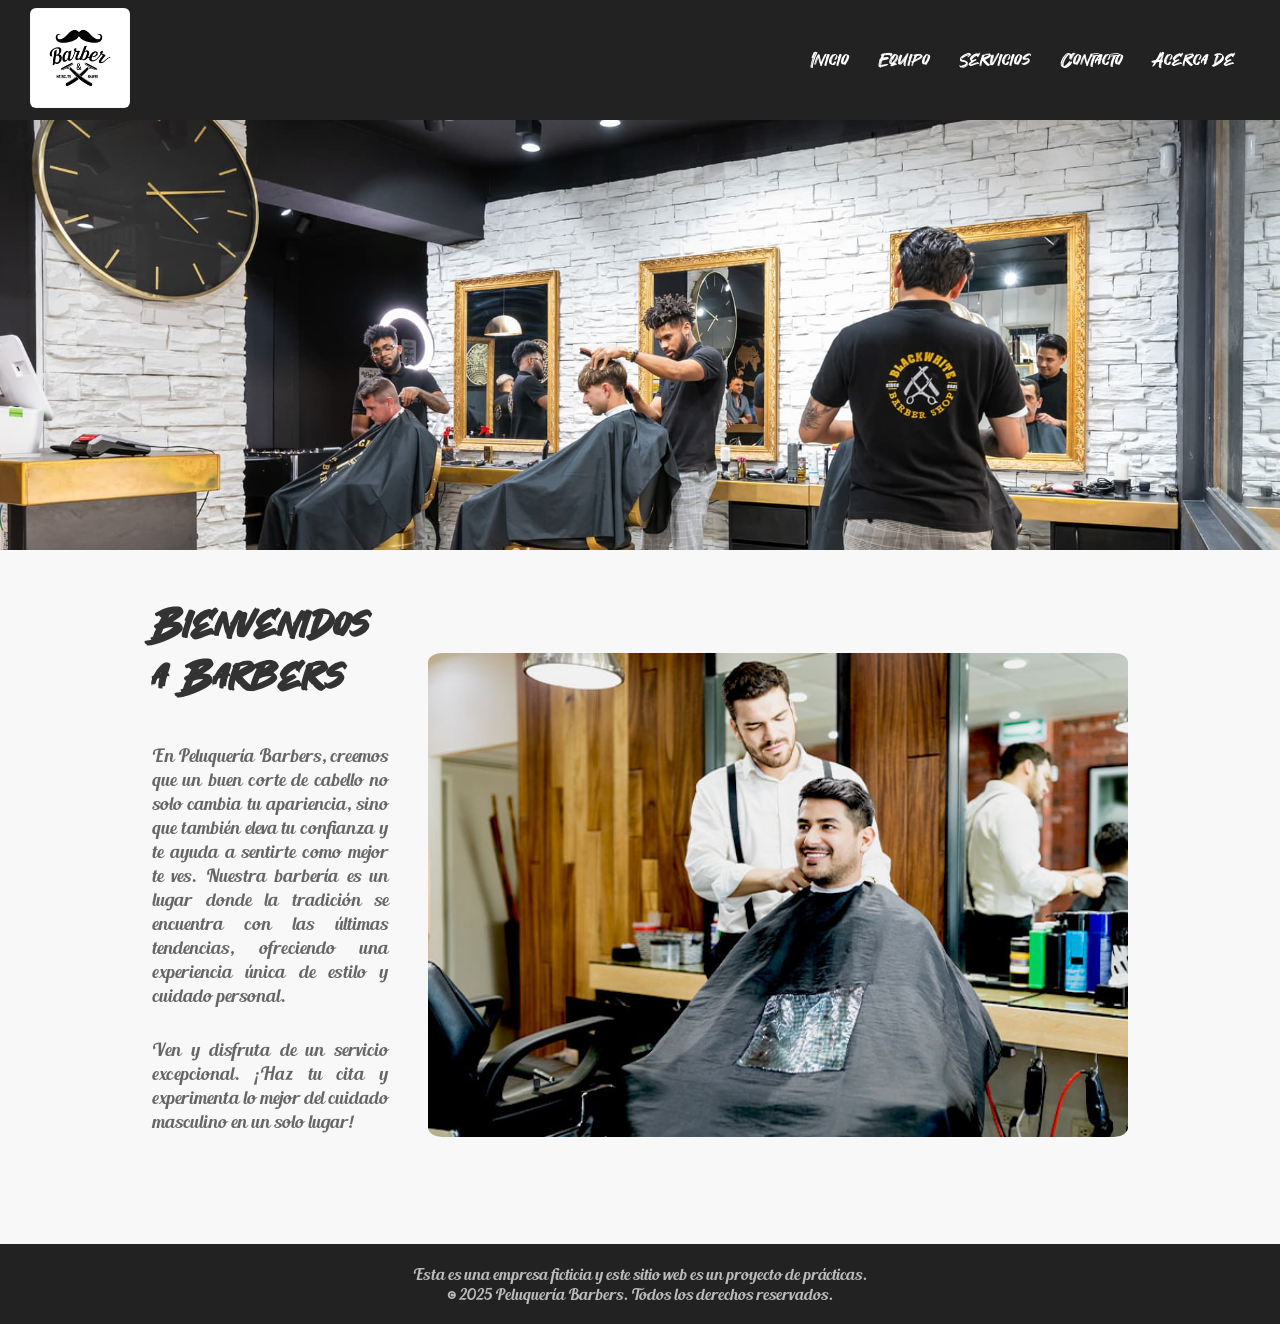
<file: Proyecto/ejemplo_Diseño_Pagina/diseño/index.html>
<!DOCTYPE html>
<html lang="es">
<head>
    <meta charset="UTF-8">
    <meta name="viewport" content="width=device-width, initial-scale=1.0"><!-- Configura la vista para dispositivos móviles -->
    <link rel="icon" href="img/FotosGenerales/LogoBarberia.png" type="image/jpeg"> <!-- Ícono del sitio -->
    <title>Peluquería Barbers</title>
    <style>
        /*Fuentes de letras exportadas*/
@font-face {
  font-family: 'Maxlock';
  src: url('maxlock/Maxlock.otf') format('truetype'),
       url('maxlock/Maxlock.otf') format('opentype');
}
@font-face {
  font-family: 'Blenda-script';
  src: url('blenda_script/Blenda\ Script.otf') format('truetype'),
       url('blenda_script/Blenda\ Script.otf') format('opentype');
}

        /* Estilos generales */
        * {
            margin: 0;
            padding: 0;
            box-sizing: border-box;
            font-family: 'Blenda-script', sans-serif;
        }

        /* Efecto de fade-in al cargar la página */
        body {
            display: flex;
            flex-direction: column;
            min-height: 100vh;
            opacity: 0;
            animation: fadeIn 1.5s forwards;
        }

        /* Definición de la animación de desvanecimiento */
        @keyframes fadeIn {
            0% { opacity: 0; }
            100% { opacity: 1; }
        }


        /* Estilos del encabezado */
        header {
            display: flex;
            justify-content: space-between;
            align-items: center;
            padding: 15px 30px;
            background-color: #222;
            color: white;
            position: fixed;
            top: 0;
            width: 100%;
            z-index: 1000;
            transition: top 0.3s ease-in-out;
            
        }

        /* Navegación la cabecera */
        nav ul {
            list-style: none;
            display: flex;
        }

        nav ul li {
            margin: 0 15px;
            position: relative;
            transition: transform 0.3s ease-in-out;
        }

        nav ul li:hover {
            transform: scale(1.1);
        }

        nav ul li a {
            color: white;
            text-decoration: none;
            font-size: 18px;
            transition: color 0.3s ease;
            font-family: 'Maxlock', sans-serif;
            
        }

        nav ul li a:hover {
            color: #ffffff;
        }

        /* Imagen del logotipo */
        .imagen {
            width: 100px;
            height: auto;
            border-radius: 6%;
            transition: transform 0.5s ease;
        }

        .imagen:hover {
            transform: scale(1.1);
        }

        /*vista horizontal*/
        @media (orientation: landscape)  and (max-width: 760px){
            header{
                height: 35px;
            }
            
        }
        @media (orientation: landscape)  and (min-width: 1024px){
            header{
                height: 120px;
            }
            
        }

        /* Menú responsive */
        .menu-toggle {
            display: none;
            cursor: pointer;
            flex-direction: column;
            gap: 4px;
        }

        .menu-toggle div {
            width: 25px;
            height: 3px;
            background-color: white;
            border-radius: 5px;
        }

        nav ul li ul {
            display: none;
            position: absolute;
            top: 100%;
            left: 0;
            background-color: #333;
            width: 200px;
            list-style: none;
            padding: 10px;
            box-shadow: 0 0 10px rgba(0, 0, 0, 0.2);
        }

        nav ul li:hover > ul {
            display: block;
        }

        /* Diseño responsivo */
        @media (max-width: 500px) {
            nav {
                display: none;
                position: absolute;
                top: 60px;
                right: 0;
                background-color: #333;
                width: 300px;
                padding: 20px;
                box-shadow: 0 0 10px rgba(0, 0, 0, 0.2);
            }

            nav.active {
                display: flex;
                flex-direction: column;
            }

            .menu-toggle {
                display: flex;
            }

            nav ul {
                flex-direction: column;
            }

            nav ul li {
                margin: 10px 0;
            }
        }

        /* Imagen de peluqueria-Vigo  con parallax */
        .imagen2 {
            width: 100%;
            height: 550px;
            object-fit: cover;
            display: block;
            padding-bottom: 20px;
            transition: all 0.5s ease;
        }

        .imagen2:hover {
            transform: scale(1.05);
        }

        .parallax {
            background-image: url('img/FotosGenerales/barberia-vigo.jpg');
            height: 550px;
            background-attachment: fixed;
            background-position: center;
            background-repeat: no-repeat;
            background-size: cover;
        }

        /*Secciones de texto del main*/
        section {
            display: flex;
            flex-direction: row;
            align-items: flex-start;
            justify-content: space-between;
            padding: 50px 30px;
            background-color: #f8f8f8;
            gap: 20px;
            flex-wrap: wrap;
        }

        section h2 {
            font-size: 35px;
            color: #333;
            margin-bottom: 20px;
            width: 100%;
            font-family: 'Maxlock', sans-serif;
           

        }

        section p {
            font-size: 18px;
            color: #666;
            margin-bottom: 30px;
            width: 100%;
            text-align: justify;
        }

        .contenido {
            display: flex;
            flex-direction: row;
            align-items: center;
            justify-content: center;
            gap: 40px;
            width: 80%;
            margin: 0 auto;
        }

        .contenido .textoBarberia h2 {
            font-size: 40px;
            color: #333;
            margin-bottom: 40px;
        }

        .contenido .textoBarberia {
            font-size: 22px;
            color: #666;
            margin-bottom: 30px;
        }

        /* Imagen Berber */
        .contenido img {
            width: 700px;
            height: auto;
            border-radius: 2%;
            transition: transform 0.5s ease;
        }

        .contenido img:hover {
            transform: scale(1.1);
        }

        @media (max-width: 768px) {
            .contenido {
                flex-direction: column;
                align-items: center;
                text-align: center;
                width: 90%;
            }

            .contenido .textoBarberia {
                order: -1;
                text-align: center;
            }

            .contenido img {
                order: 1;
                max-width: 100%;
            }
        }

        /* Pie de página */
        footer {
            background-color: #222;
            color: white;
            text-align: center;
            padding: 20px 30px;
            position: relative;
            bottom: 0;
            width: 100%;
        }

        footer p {
            font-size: 16px;
            color: #bbb;
        }

        footer a {
            color: #e67e22;
            text-decoration: none;
        }

        footer a:hover {
            text-decoration: underline;
        }
        .PieDePagina{
            color: #bbb;
            text-decoration: none
        }
    </style>
</head>
<body>
     <!-- Cabecera -->
    <header>
        <!-- Logo con enlace a la portada -->
        <a href="portadah.html">
            <img class="imagen" src="img/FotosGenerales/LogoBarberia.png" alt="Logo de la Peluquería">
        </a>
        <div class="menu-toggle" onclick="toggleMenu()">
            <div></div>
            <div></div>
            <div></div>
            <div></div>
        </div>

        <!-- Menú de navegación -->
        <nav id="menu">
            <ul>
                <li><a href="index.html">Inicio</a></li>
                <li><a href="pagina2.html">Equipo</a></li>
                <li><a href="pagina3.html">Servicios</a></li>
                <li><a href="pagina4.html">Contacto</a></li>
                <li><a href="AcercaDe.html">Acerca de</a></li>
            </ul>
        </nav>
    </header>

    <!-- Cuerpo de la pagina-->
    <main>
        <div class="parallax"></div>
        <section id="inicio">
            <div class="contenido">
                <div class="textoBarberia">
                    <h2>Bienvenidos a Barbers</h2>
                    <p>
                        En Peluquería Barbers, creemos que un buen corte de cabello no solo cambia tu apariencia,
                        sino que también eleva tu confianza y te ayuda a sentirte como mejor te ves. Nuestra barbería
                        es un lugar donde la tradición se encuentra con las últimas tendencias, ofreciendo una experiencia
                        única de estilo y cuidado personal.
                    </p>
                    <p>
                        Ven y disfruta de un servicio excepcional. ¡Haz tu cita y experimenta lo mejor del cuidado masculino en un solo lugar!
                    </p>
                </div>
                <div>
                    <img src="img/inicio/barberia.jpg" alt="Imagen de Barbería">
                </div>
            </div>
        </section>
    </main>
    <!-- Pie de pagina -->

    <footer>
        <p>
            <a href="AcercaDe.html" class="PieDePagina">Esta es una empresa ficticia y este sitio web es un proyecto de prácticas.<br> © 2025 Peluquería Barbers. Todos los derechos reservados.</a>
        </p>
    </footer>


    <script>
        //Declarciones
        let lastScrollTop = 0;
        let isScrolling;
        const header = document.querySelector('header');

        // Oculta y muestra el header al hacer scroll
        window.addEventListener('scroll', function() {
            let scrollTop = window.pageYOffset || document.documentElement.scrollTop;

            if (scrollTop > lastScrollTop) {
                header.style.top = '-100px'; // Ajusta según el tamaño de tu cabecera
            } else {
                header.style.top = '0';
            }

            clearTimeout(isScrolling);
            isScrolling = setTimeout(function() {
                header.style.top = '0';
            }, 1000);

            lastScrollTop = scrollTop <= 0 ? 0 : scrollTop;
        });

        // Función para mostrar u ocultar el menú en móviles
        function toggleMenu() {
            const menu = document.getElementById('menu');
            menu.classList.toggle('active');
        }
        
    </script>

</body>
</html>
</file>
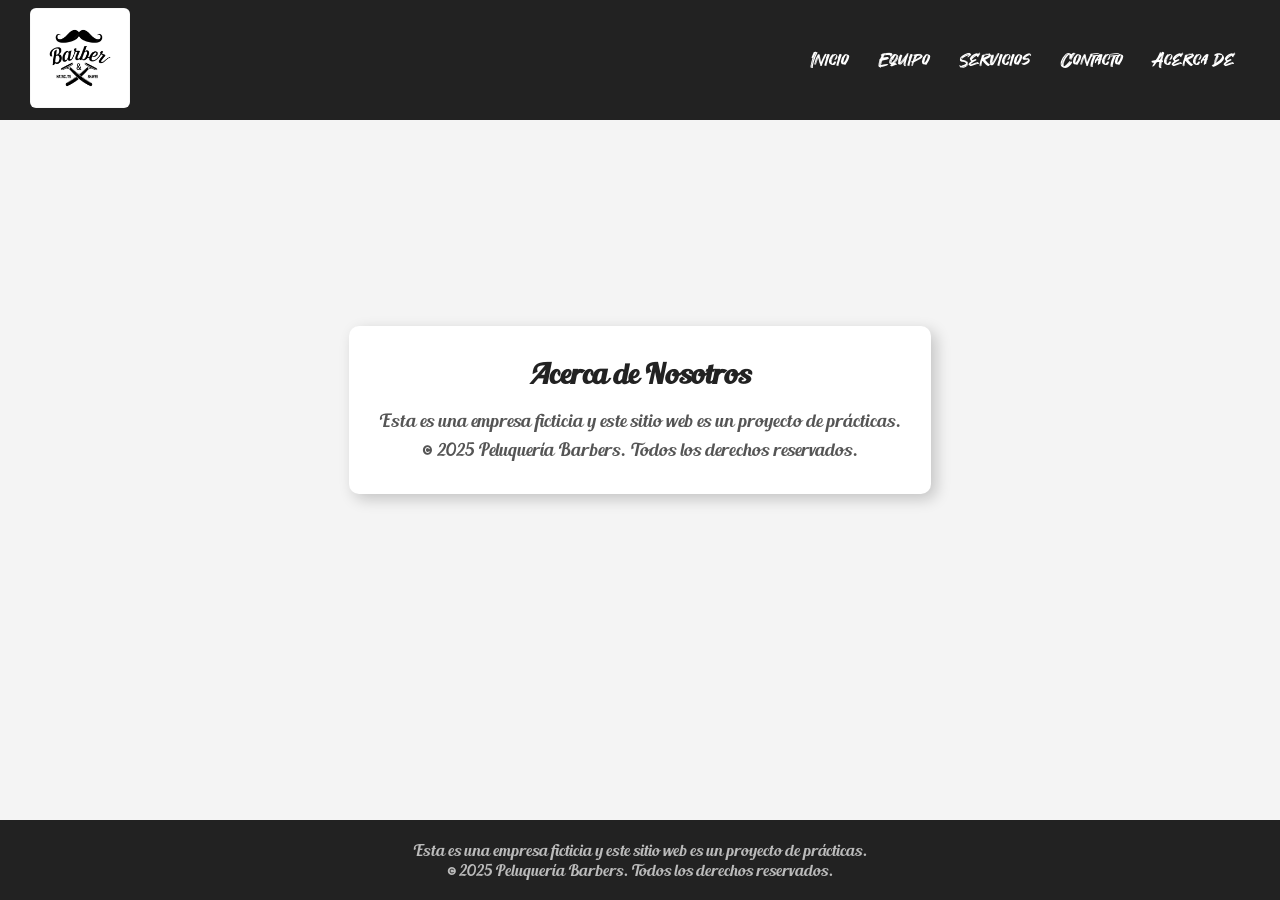
<file: Proyecto/ejemplo_Diseño_Pagina/diseño/AcercaDe.html>
<!DOCTYPE html>
<html lang="es">

<head>
    <meta charset="UTF-8">
    <meta name="viewport" content="width=device-width, initial-scale=1.0"> <!-- Configura la vista para dispositivos móviles -->
    <link rel="icon" href="img/FotosGenerales/LogoBarberia.png" type="image/jpeg"> <!-- Ícono de la página -->
    <title>Peluquería Barbers</title> 
    
    <style>
                /*Fuentes de letras exportadas*/
@font-face {
  font-family: 'Maxlock';
  src: url('maxlock/Maxlock.otf') format('truetype'),
       url('maxlock/Maxlock.otf') format('opentype');
}
@font-face {
  font-family: 'Blenda-script';
  src: url('blenda_script/Blenda\ Script.otf') format('truetype'),
       url('blenda_script/Blenda\ Script.otf') format('opentype');
}
        /* Estilos generales y reseteo */
        * {
            margin: 0;
            padding: 0;
            box-sizing: border-box;
            font-family: 'Blenda-script', sans-serif;
        }

        /* Animación de aparición */
        body {
            display: flex;
            flex-direction: column;
            min-height: 100vh;
            opacity: 0; 
            animation: fadeIn 1.5s forwards; 
        }

        /* Definición de la animación de desvanecimiento */
        @keyframes fadeIn {
            0% {
                opacity: 0;
            }

            100% {
                opacity: 1; 
            }
        }

        /* Estilos para el encabezado y menú de navegación */
        header {
            display: flex;
            justify-content: space-between;
            align-items: center;
            padding: 15px 30px;
            background-color: #222;
            color: white; 
            position: fixed;
            top: 0;
            width: 100%; 
            z-index: 1000; 
            transition: top 0.3s ease-in-out; 
        }

        /* Estilos para el menú de navegación */
        nav ul {
            list-style: none; 
            display: flex; 
        }

        nav ul li {
            margin: 0 15px;
            position: relative;
            transition: transform 0.3s ease-in-out;
        }

        /* Efecto hover en el menú */
        nav ul li:hover {
            transform: scale(1.1); 
        }

        nav ul li a {
            color: white;
            text-decoration: none; 
            font-size: 18px;
            transition: color 0.3s ease;
            font-family: 'Maxlock', sans-serif;
        }

        nav ul li a:hover {
            color: #ffffff;
        }

        /* Estilos de la imagen del logo */
        .imagen {
            width: 100px; 
            height: auto;
            border-radius: 6%; 
            transition: transform 0.5s ease; 
        }

        .imagen:hover {
            transform: scale(1.1); 
        }
                        /*vista horizontal*/
                        @media (orientation: landscape)  and (max-width: 760px){
            header{
                height: 35px;
            }
            
        }
        @media (orientation: landscape)  and (min-width: 1024px){
            header{
                height: 120px;
            }
            
        }

        /* Botón de menú para móviles */
        .menu-toggle {
            display: none;
            cursor: pointer;
            flex-direction: column; 
            gap: 4px;
        }

        .menu-toggle div {
            width: 25px;
            height: 3px;
            background-color: white;
            border-radius: 5px;
        }

        /* Submenús */
        nav ul li ul {
            display: none;
            position: absolute;
            top: 100%;
            left: 0;
            background-color: #333;
            width: 200px;
            list-style: none;
            padding: 10px;
            box-shadow: 0 0 10px rgba(0, 0, 0, 0.2);
        }

        nav ul li:hover>ul {
            display: block;
        }

        /* Diseño responsivo */
        @media (max-width: 500px) {
            nav {
                display: none;
                position: absolute;
                top: 60px;
                right: 0;
                background-color: #333;
                width: 300px;
                padding: 20px;
                box-shadow: 0 0 10px rgba(0, 0, 0, 0.2);
            }

            nav.active {
                display: flex;
                flex-direction: column;
            }

            .menu-toggle {
                display: flex;
            }

            nav ul {
                flex-direction: column;
            }

            nav ul li {
                margin: 10px 0;
            }
        }

        /* Estilos para la sección principal */
        main {
            display: flex; 
            justify-content: center; 
            align-items: center;
            flex: 1;
            padding: 50px 20px;
            background-color: #f4f4f4;
        }

        /* Estilos para la sección "Acerca de" */
        .about {
            display: flex;
            flex-direction: column;
            align-items: center; 
            text-align: center;
            max-width: 800px; 
            background: white; 
            padding: 30px; 
            border-radius: 10px; 
            box-shadow: 5px 5px 15px rgba(0, 0, 0, 0.2); 
            opacity: 0;
            transform: translateY(20px); 
            animation: fadeInUp 1.5s forwards; 
        }

        /* Definición de la animación de aparición */
        @keyframes fadeInUp {
            from {
                opacity: 0;
                transform: translateY(20px); 
            }

            to {
                opacity: 1; 
                transform: translateY(0); 
            }
        }

        /*Estilos para la imagen */
        .about-image {
            width: 100%;
            max-width: 300px;
            border-radius: 10px;
            margin-bottom: 20px;
            box-shadow: 5px 5px 15px rgba(0, 0, 0, 0.1);
        }
    
        /* Estilos para el título y párrafos de la sección "Acerca de" */
        .about h1 {
            font-size: 28px; 
            color: #222; 
            margin-bottom: 15px;
        }

        .about p {
            font-size: 18px;
            color: #555;
            line-height: 1.6;
        }

        /* Estilos responsivos para la sección "Acerca de" */
        @media (max-width: 768px) {
            .about {
                padding: 20px; 
            }

            .about h1 {
                font-size: 24px; 
            }

            .about p {
                font-size: 16px;
            }
        }

        /* Estilos para el pie de página */
        footer {
            background-color: #222;
            color: white;
            text-align: center;
            padding: 20px 30px; 
            position: relative;
            bottom: 0; 
            width: 100%;
        }

        footer p {
            font-size: 16px;
            color: #bbb;
        }

        footer a {
            color: #e67e22;
            text-decoration: none;
        }

        footer a:hover {
            text-decoration: underline;
        }

        /* Estilos adicionales para el pie de página */
        .PieDePagina {
            color: #bbb; 
            text-decoration: none;
        }
    </style>
</head>

<body>
    <!-- Encabezado con logotipo y navegación -->
    <header>
        <a href="portadah.html">
            <img class="imagen" src="img/FotosGenerales/LogoBarberia.png" alt="Logo de la Peluquería"> <!-- Logo de la peluquería -->
        </a>
        <div class="menu-toggle" onclick="toggleMenu()"> <!-- Botón para alternar el menú en móviles -->
            <div></div>
            <div></div>
            <div></div>
        </div>

        <nav id="menu"> <!-- Menú de navegación -->
            <ul>
                <li><a href="index.html">Inicio</a></li>
                <li><a href="pagina2.html">Equipo</a></li>
                <li><a href="pagina3.html">Servicios</a></li> 
                <li><a href="pagina4.html">Contacto</a></li> 
                <li><a href="AcercaDe.html">Acerca de</a></li> 
            </ul>
        </nav>
    </header>
    <!-- Sección principal -->
    <main>
        <section class="about">
            <h1>Acerca de Nosotros</h1>
            <p>Esta es una empresa ficticia y este sitio web es un proyecto de prácticas.</p>
            <p>© 2025 Peluquería Barbers. Todos los derechos reservados.</p>
 </section>
    </main>
    <!-- Pie de página -->
    <footer>
        <p>
            <a href="AcercaDe.html" class="PieDePagina">Esta es una empresa ficticia y este sitio web es un proyecto de prácticas.<br> © 2025 Peluquería Barbers. Todos los derechos reservados.</a> <!-- Enlace en el pie de página -->
        </p>
    </footer>
</body>

</html>
</file>
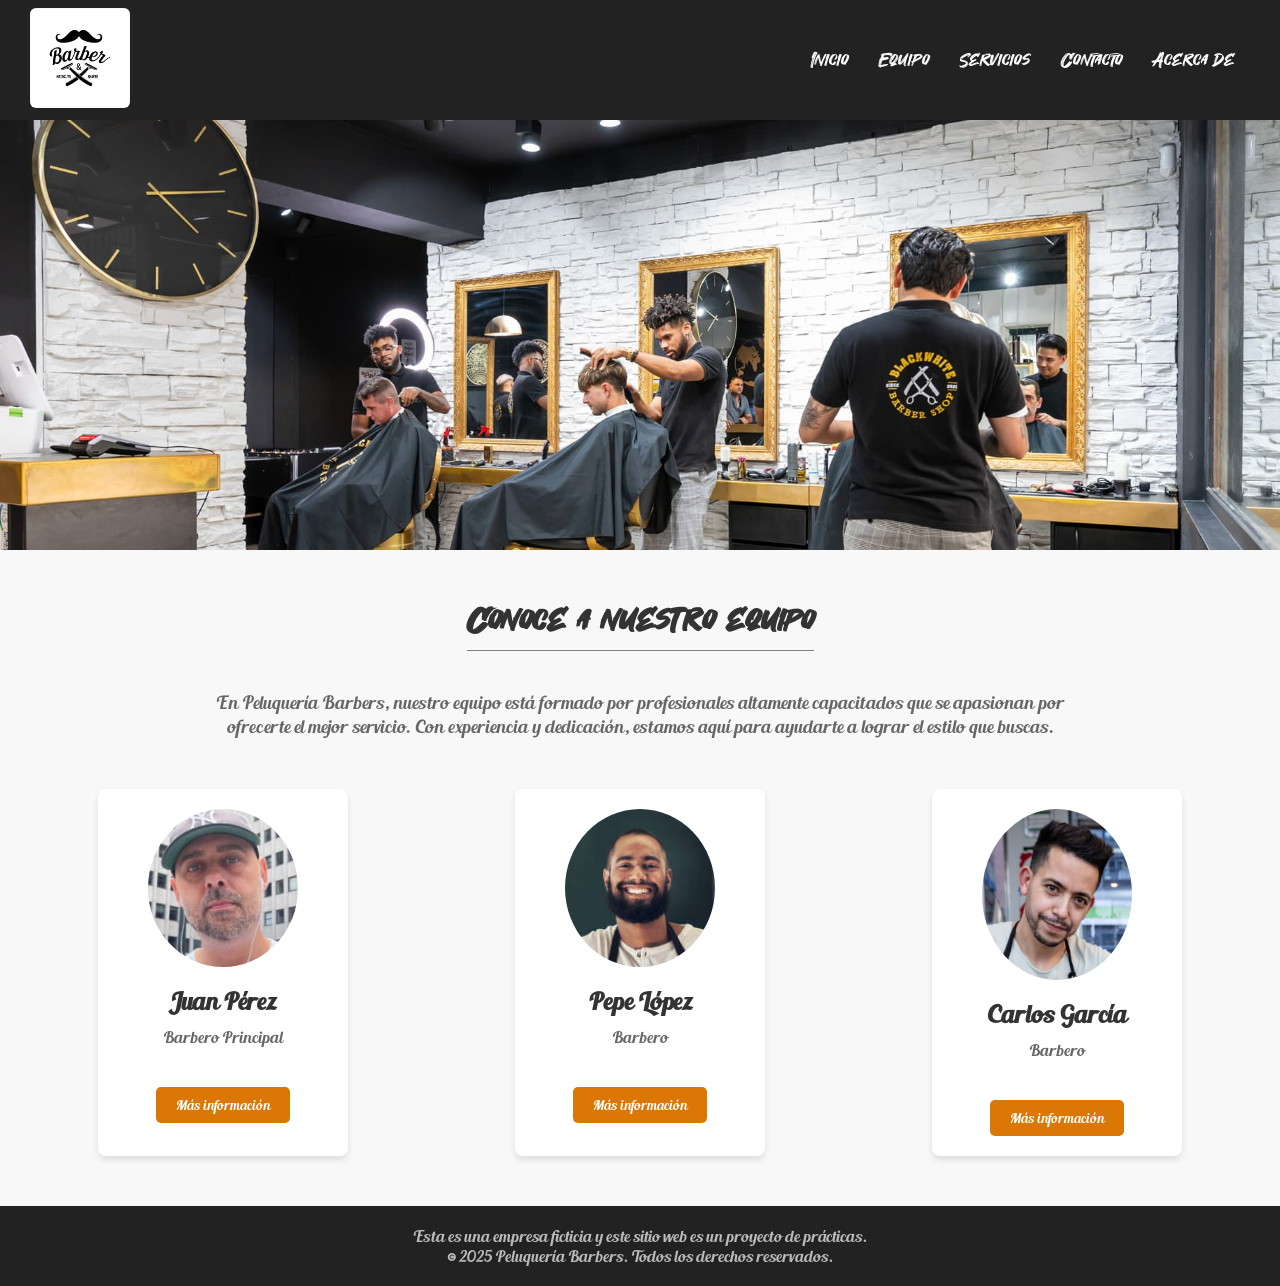
<file: Proyecto/ejemplo_Diseño_Pagina/diseño/pagina2.html>
<!DOCTYPE html>
<html lang="es">
<head>
    <meta charset="UTF-8">
    <meta name="viewport" content="width=device-width, initial-scale=1.0"><!-- Configura la vista para dispositivos móviles -->
    <link rel="icon" href="img/FotosGenerales/LogoBarberia.png" type="image/jpeg"> <!-- Ícono del sitio -->
    <title>Equipo - Peluquería Barbers</title>
    <style>
                /*Fuentes de letras exportadas*/
@font-face {
  font-family: 'Maxlock';
  src: url('maxlock/Maxlock.otf') format('truetype'),
       url('maxlock/Maxlock.otf') format('opentype');
}
@font-face {
  font-family: 'Blenda-script';
  src: url('blenda_script/Blenda\ Script.otf') format('truetype'),
       url('blenda_script/Blenda\ Script.otf') format('opentype');
}
        /* Estilos generales para la página */
        * {
            margin: 0;
            padding: 0;
            box-sizing: border-box;
            font-family: 'Blenda-script', sans-serif;
        }

        /* Efecto de fade-in al cargar la página */
        body {
            display: flex;
            flex-direction: column;
            min-height: 100vh;
            opacity: 0;
            animation: fadeIn 1.5s forwards;
        }

        /* Definición de la animación de desvanecimiento */
        @keyframes fadeIn {
            0% { opacity: 0; }
            100% { opacity: 1; }
        }


        /* Estilos del encabezado */
        header {
            display: flex;
            justify-content: space-between;
            align-items: center;
            padding: 15px 30px;
            background-color: #222;
            color: white;
            position: fixed;
            top: 0;
            width: 100%;
            z-index: 1000;
            transition: top 0.3s ease-in-out;
        }

        nav ul {
            list-style: none;
            display: flex;
        }

        nav ul li {
            margin: 0 15px;
            position: relative;
            transition: transform 0.3s ease-in-out;
        }

        nav ul li:hover {
            transform: scale(1.1);
        }

        nav ul li a {
            color: white;
            text-decoration: none;
            font-size: 18px;
            transition: color 0.3s ease;
            font-family: 'Maxlock', sans-serif;
        }

        nav ul li a:hover {
            color: #ffffff;
        }

        /* Imagen del logotipo */
        .imagen {
            width: 100px;
            height: auto;
            border-radius: 6%;
            transition: transform 0.5s ease;
        }

        .imagen:hover {
            transform: scale(1.1);
        }
                /*vista horizontal*/
                @media (orientation: landscape)  and (max-width: 760px){
            header{
                height: 35px;
            }
            
        }
        @media (orientation: landscape)  and (min-width: 1024px){
            header{
                height: 120px;
            }
            
        }

        /* Menú responsive */
        .menu-toggle {
            display: none;
            cursor: pointer;
            flex-direction: column;
            gap: 4px;
        }

        .menu-toggle div {
            width: 25px;
            height: 3px;
            background-color: white;
            border-radius: 5px;
        }

        nav ul li ul {
            display: none;
            position: absolute;
            top: 100%;
            left: 0;
            background-color: #333;
            width: 200px;
            list-style: none;
            padding: 10px;
            box-shadow: 0 0 10px rgba(0, 0, 0, 0.2);
        }

        nav ul li:hover > ul {
            display: block;
        }

        /* Diseño responsivo */
        @media (max-width: 500px) {
            nav {
                display: none;
                position: absolute;
                top: 60px;
                right: 0;
                background-color: #333;
                width: 300px;
                padding: 20px;
                box-shadow: 0 0 10px rgba(0, 0, 0, 0.2);
            }

            nav.active {
                display: flex;
                flex-direction: column;
            }

            .menu-toggle {
                display: flex;
            }

            nav ul {
                flex-direction: column;
            }

            nav ul li {
                margin: 10px 0;
            }
        }

        /* Imagen de peluqueria-Vigo  con parallax */
        .imagen2 {
            width: 100%;
            height: 550px;
            object-fit: cover;
            display: block;
            padding-bottom: 20px;
            transition: all 0.5s ease;
        }

        .imagen2:hover {
            transform: scale(1.05);
        }

        .Parallax {
            background-image: url('img/FotosGenerales/barberia-vigo.jpg');
            height: 550px;
            background-attachment: fixed;
            background-position: center;
            background-repeat: no-repeat;
            background-size: cover;
        }
        /*Secciones de texto del main*/
        section {
            display: flex;
            flex-direction: row;
            align-items: flex-start;
            justify-content: space-between;
            padding: 50px 30px;
            background-color: #f8f8f8;
            gap: 20px;
            flex-wrap: wrap;
        }

        section h2 {
            font-size: 32px;
            color: #333;
            margin-bottom: 20px;
            text-align: center;
            border-bottom: thin gray solid;
            padding-bottom: 8px;
            display: inline-block;
            margin-left: auto;
            margin-right: auto;
            animation: fadeIn 2s forwards;
            font-family: 'Maxlock', sans-serif;
        }

        section p {
            font-size: 18px;
            color: #666;
            margin-bottom: 30px;
            width: 100%;
            text-align: center;
            animation: fadeIn 2s forwards;
        }
        /*Seccion del equipo  de la peluqueria*/
        .team-container {
            display: flex;
            justify-content: space-around;
            gap: 30px;
            flex-wrap: wrap;
            width: 100%;
            animation: fadeIn 2s forwards;
        }
        /*Seccion de miembros  de la peluqueria*/
        .team-member {
            background-color: #fff;
            border-radius: 8px;
            padding: 20px;
            box-shadow: 0 4px 6px rgba(0, 0, 0, 0.1);
            text-align: center;
            width: 250px;
            transition: transform 0.3s ease;
        }

        .team-member:hover {
            transform: scale(1.05);
        }

        .team-member img {
            width: 100%;
            border-radius: 50%;
            max-width: 150px;
            margin-bottom: 15px;
           
        }
        .team-member h3 {
            font-size: 24px;
            color: #333;
            margin-bottom: 10px;
        }

        .team-member p {
            font-size: 16px;
            color: #666;
        }

        /* Pie de página */
        footer {
            background-color: #222;
            color: white;
            text-align: center;
            padding: 20px 30px;
            position: relative;
            bottom: 0;
            width: 100%;
        }

        footer p {
            font-size: 16px;
            color: #bbb;
        }

        footer a {
            color: #e67e22;
            text-decoration: none;
        }

        footer a:hover {
            text-decoration: underline;
        }

        body {
            display: flex;
            flex-direction: column;
            min-height: 100vh;
        }

        main {
            flex: 1;
        }
        .PieDePagina{
            color: #bbb;
            text-decoration: none
        }
            /* Modal para detalles de servicios */
            .modal {
            display: none;
            position: fixed;
            z-index: 1;
            left: 0;
            top: 0;
            width: 100%;
            height: 100%;
            background-color: rgba(0, 0, 0, 0.5);
        }
        .modal-content{
            max-width: 400px;
            width: 50%;
        }

        .modal-content {
            background-color: #fff;
            margin: 15% auto;
            padding: 20px;
            border-radius: 5px;
            width: 50%;
            text-align: center;
            position: relative;
        }
        .modal-content{
            max-width: 400px;
            width: 50%;
        }

        /* Boton de X para salir del modal */
        .close-btn {
            color: #aaa;
            font-size: 28px;
            font-weight: bold;
            position: absolute;
            top: 10px;
            right: 25px;
            cursor: pointer;
        }

        .close-btn:hover,
        .close-btn:focus {
            color: black;
            text-decoration: none;
        }
        /* Continuacion de Modal para detalles de servicios*/
        .modal-content img {
            max-width: 100%;
            height: auto;
            margin-top: 10px;
            border-radius: 5px;
            margin-bottom: 15px;
        }

        .modal-content h2 {
            margin-top: 0;
            padding-bottom: 10px;
            font-size: 24px;
            font-weight: bold;
            color: #333;
        }

        .modal-content p {
            font-size: 18px;
            color: #666;
            line-height: 1.5;
        }
        /* Boton de mas informacion */
        .btn {
            margin-top: 10px;
            padding: 10px 20px;
            background-color: #db7704;
            color: white;
            border: none;
            cursor: pointer;
            border-radius: 5px;
            transition: transform 0.2s;
        }
        .btn:active{
            transform: scale(0.9);
        }

        .btn:hover {
            background-color: #b35f00;
        }       

    </style>
</head>
<body>
    <!-- Cabecera -->
    <header>
        <!-- Logo con enlace a la portada -->
        <a href="portadah.html">
            <img class="imagen" src="img/FotosGenerales/LogoBarberia.png" alt="Logo de la Peluquería">
        </a>
        <div class="menu-toggle" onclick="toggleMenu()">
            <div></div>
            <div></div>
            <div></div>
            <div></div>
        </div>
        <!-- Menú de navegación -->
        <nav id="menu">
            <ul>
                <li><a href="index.html">Inicio</a></li>
                <li><a href="pagina2.html">Equipo</a></li>
                <li><a href="pagina3.html">Servicios</a></li>
                <li><a href="pagina4.html">Contacto</a></li>
                <li><a href="AcercaDe.html">Acerca de</a></li>
            </ul>
        </nav>
    </header>
    <!-- Cuerpo de la pagina-->
    <main>
        <div class="Parallax"></div>
        <!-- Sección de miembros Barberia -->
        <section>
            <h2>Conoce a nuestro equipo</h2>
            <p>
                En Peluquería Barbers, nuestro equipo está formado por profesionales altamente capacitados que se apasionan por <br> ofrecerte el mejor servicio. Con experiencia y dedicación, estamos aquí para ayudarte a lograr el estilo que buscas.
            </p>
            <div class="team-container">
                <!-- Miembro 1:JuanPerez -->
                <div class="team-member">
                    <img src="img/equipo/juanPerez.jpg" alt="Miembro del equipo">
                    <h3>Juan Pérez</h3>
                    <p>Barbero Principal</p>
                    <button class="btn" onclick="openModal(1)">Más información</button>
                </div>
                <!-- Miembro 2:PepeLopez -->
                <div class="team-member">
                    <img src="img/equipo/pepe.png" alt="Miembro del equipo">
                    <h3>Pepe López</h3>
                    <p>Barbero</p>
                    <button class="btn" onclick="openModal(2)">Más información</button>
                </div>
                <!-- Miembro 3:Carlos -->
                <div class="team-member">
                    <img src="img/equipo/carlos.png" alt="Miembro del equipo">
                    <h3>Carlos García</h3>
                    <p>Barbero</p>
                    <button class="btn" onclick="openModal(3)">Más información</button>
                </div>
            </div>
        </section>
    </main>    
    <!-- Pie de pagina -->
    <footer>
        <p>
            <a href="AcercaDe.html" class="PieDePagina">Esta es una empresa ficticia y este sitio web es un proyecto de prácticas.<br> © 2025 Peluquería Barbers. Todos los derechos reservados.</a>
        </p>
    </footer>

        <!-- Parte de Modal -->

<!-- Modal de jefe Juan Perez -->
<div id="modal1" class="modal">
    <div class="modal-content">
        <span class="close-btn" onclick="closeModal(1)">&times;</span>
        <h2>Juan Pérez</h2>
        <img src="img/equipo/juanPerez.jpg" alt="Juan Pérez">
            <p><strong>Experiencia</strong></p>
            <p>- 12 años de experiencia</p>
            <p><strong>Especialidades</strong></p>
            <p>- Cortes de cabello clásicos y modernos</p>
            <p>- Asesoría en cuidado capilar y personalización del estilo</p>
    </div>
</div>
<!--Modal de empleado Pepe Lopez -->
<div id="modal2" class="modal">
    <div class="modal-content">
        <span class="close-btn" onclick="closeModal(2)">&times;</span>
        <h2>Pepe López</h2>
        <img src="img/equipo/pepe.png" alt="Pepe López">
            <p><strong>Experiencia</strong></p>
            <p>- 5 años de experiencia</p>
            <p><strong>Especialidades</strong></p>
            <p>- Barbería de precisión</p>
            <p>- Coloración y tratamientos capilares</p>
    </div>
</div>
<!--Modal de empleado Carlos Garcia -->
<div id="modal3" class="modal">
    <div class="modal-content">
        <span class="close-btn" onclick="closeModal(3)">&times;</span>
        <h2>Carlos García</h2>
        <img src="img/equipo/carlos.png" alt="Carlos García">
            <p><strong>Experiencia</strong></p>
            <p>- Más de 7 años de experiencia</p>
            <p><strong>Especialidades</strong></p>
            <p>- Cortes de cabello modernos y fades</p>
            <p>- Recortes en seco y estilización avanzada</p>
    </div>
</div>
 

    <script>
        //Declarciones
        let lastScrollTop = 0;
        let isScrolling;
        const header = document.querySelector('header');

        // Oculta y muestra el header al hacer scroll
        window.addEventListener('scroll', function() {
            let scrollTop = window.pageYOffset || document.documentElement.scrollTop;

            if (scrollTop > lastScrollTop) {
                header.style.top = '-100px'; // Ajusta según el tamaño de tu cabecera
            } else {
                header.style.top = '0';
            }

            clearTimeout(isScrolling);
            isScrolling = setTimeout(function() {
                header.style.top = '0';
            }, 1000);

            lastScrollTop = scrollTop <= 0 ? 0 : scrollTop;
        });

        function toggleMenu() {
            const menu = document.getElementById('menu');
            menu.classList.toggle('active');
        }
        // Abrir la modal correspondiente
                function openModal(index) {
            const modal = document.getElementById(`modal${index}`);
            const blur = document.getElementById("blur");
            modal.style.display = "block";
            blur.style.display = "block";
        }

        // Cerrar la modal correspondiente
        function closeModal(index) {
            const modal = document.getElementById(`modal${index}`);
            const blur = document.getElementById("blur");
            modal.style.display = "none";
            blur.style.display = "none";
        }

        //Resetear los modal que estan abiertos
        function resetAll() {
            document.querySelectorAll(".modal").forEach(modal => modal.style.display = "none");
            document.getElementById("blur").style.display = "none";
        }   
    </script>

</body>
</html>
</file>
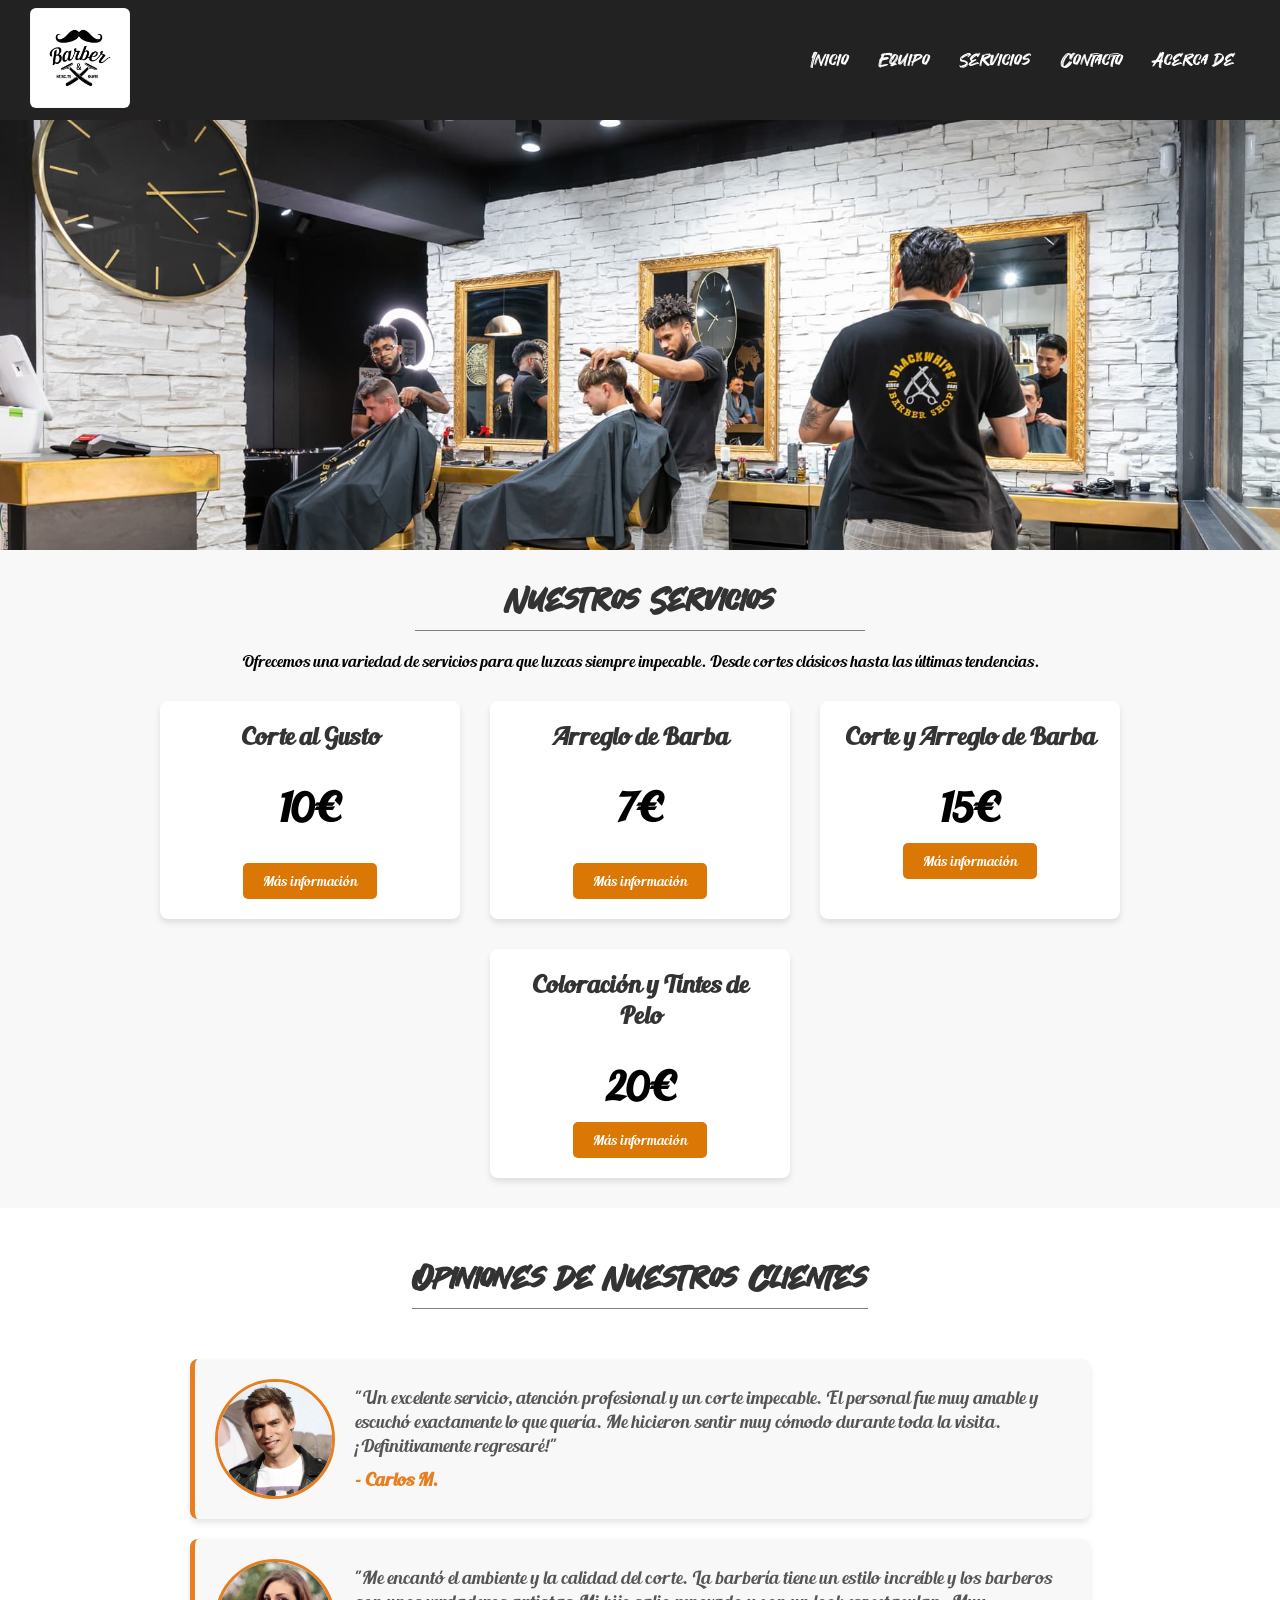
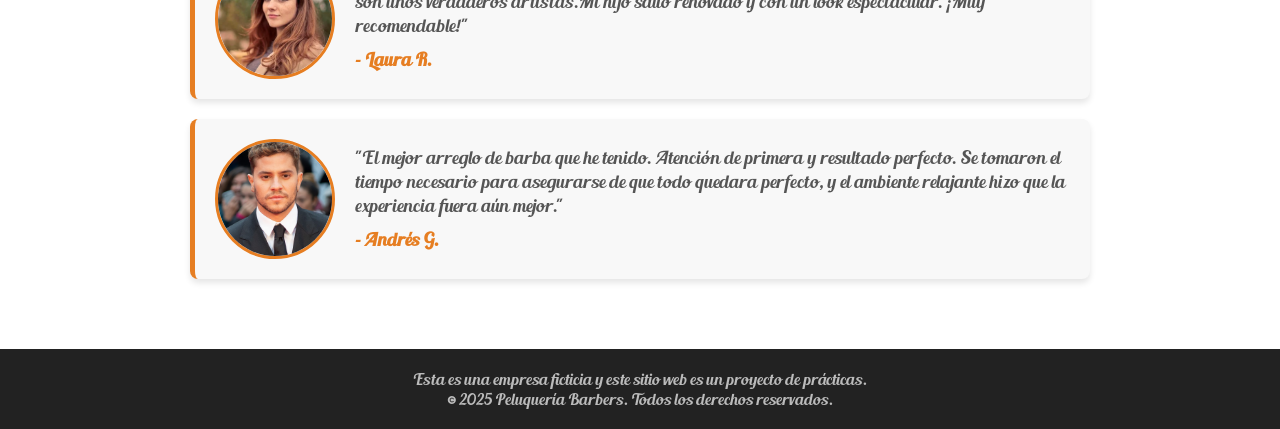
<file: Proyecto/ejemplo_Diseño_Pagina/diseño/pagina3.html>
<!DOCTYPE html>
<html lang="es">
<head>
    <meta charset="UTF-8">
    <meta name="viewport" content="width=device-width, initial-scale=1.0"><!-- Configura la vista para dispositivos móviles -->
    <link rel="icon" href="img/FotosGenerales/LogoBarberia.png" type="image/jpeg"><!-- Ícono del sitio -->
    <title>Servicios - Peluquería Barbers</title>
    <style>
                /*Fuentes de letras exportadas*/
@font-face {
  font-family: 'Maxlock';
  src: url('maxlock/Maxlock.otf') format('truetype'),
       url('maxlock/Maxlock.otf') format('opentype');
}
@font-face {
  font-family: 'Blenda-script';
  src: url('blenda_script/Blenda\ Script.otf') format('truetype'),
       url('blenda_script/Blenda\ Script.otf') format('opentype');
}
        /* Estilos generales para la página */
        * {
            margin: 0;
            padding: 0;
            box-sizing: border-box;
            font-family: 'Blenda-script', sans-serif;
        }

        /* Efecto de fade-in al cargar la página */
        body {
            display: flex;
            flex-direction: column;
            min-height: 100vh;
            opacity: 0;
            animation: fadeIn 1.5s forwards;
        }

        /* Definición de la animación de desvanecimiento */
        @keyframes fadeIn {
            0% { opacity: 0; }
            100% { opacity: 1; }
        }


        /* Estilos del encabezado */
        header {
            display: flex;
            justify-content: space-between;
            align-items: center;
            padding: 15px 30px;
            background-color: #222;
            color: white;
            position: fixed;
            top: 0;
            width: 100%;
            z-index: 1000;
            transition: top 0.3s ease-in-out;
        }

        /* Navegación la cabecera */
        nav ul {
            list-style: none;
            display: flex;
        }

        nav ul li {
            margin: 0 15px;
            position: relative;
            transition: transform 0.3s ease-in-out;
        }

        nav ul li:hover {
            transform: scale(1.1);
        }

        nav ul li a {
            color: white;
            text-decoration: none;
            font-size: 18px;
            transition: color 0.3s ease;
            font-family: 'Maxlock', sans-serif;
        }

        nav ul li a:hover {
            color: #ffffff;
        }
                        /*vista horizontal*/
                        @media (orientation: landscape)  and (max-width: 760px){
            header{
                height: 35px;
            }
            
        }
        @media (orientation: landscape)  and (min-width: 1024px){
            header{
                height: 120px;
            }
            
        }

        /* Imagen del logotipo */
        .imagen {
            width: 100px;
            height: auto;
            border-radius: 6%;
            transition: transform 0.5s ease;
        }

        .imagen:hover {
            transform: scale(1.1);
        }

        /* Menú responsive */
        .menu-toggle {
            display: none;
            cursor: pointer;
            flex-direction: column;
            gap: 4px;
        }

        .menu-toggle div {
            width: 25px;
            height: 3px;
            background-color: white;
            border-radius: 5px;
        }

        nav ul li ul {
            display: none;
            position: absolute;
            top: 100%;
            left: 0;
            background-color: #333;
            width: 200px;
            list-style: none;
            padding: 10px;
            box-shadow: 0 0 10px rgba(0, 0, 0, 0.2);
        }

        nav ul li:hover > ul {
            display: block;
        }

        /* Diseño responsivo */
        @media (max-width: 500px) {
            nav {
                display: none;
                position: absolute;
                top: 60px;
                right: 0;
                background-color: #333;
                width: 300px;
                padding: 20px;
                box-shadow: 0 0 10px rgba(0, 0, 0, 0.2);
            }

            nav.active {
                display: flex;
                flex-direction: column;
            }

            .menu-toggle {
                display: flex;
            }

            nav ul {
                flex-direction: column;
            }

            nav ul li {
                margin: 10px 0;
            }
        }

        /* Imagen de peluqueria-Vigo  con parallax */
        .imagen2 {
            width: 100%;
            height: 550px;
            object-fit: cover;
            display: block;
            padding-bottom: 20px;
            transition: all 0.5s ease;
        }

        .imagen2:hover {
            transform: scale(1.05);
        }

        .parallax {
            background-image: url('img/FotosGenerales/barberia-vigo.jpg');
            height: 550px;
            background-attachment: fixed;
            background-position: center;
            background-repeat: no-repeat;
            background-size: cover;
        }

        /*Secciones de texto del main*/
        section {
            padding: 30px 30px;
            background-color: #f8f8f8;
            text-align: center;
        }

        section h2 {
            font-size: 32px;
            color: #333;
            margin-bottom: 20px;
            font-family: 'Maxlock', sans-serif;
        }
        h4{
            font-size: 40px;
            text-align: center;
        }

        /* Contenedor de servicios */
        .services-container {
            display: flex;
            flex-wrap: wrap;
            justify-content: center;
            gap: 30px;
            margin-top: 30px;
        }

        .service {
            background-color: #fff;
            border-radius: 8px;
            padding: 20px;
            box-shadow: 0 4px 6px rgba(0, 0, 0, 0.1);
            text-align: center;
            width: 300px;
        }

        /* fotos de servicios */
        .service img {
            width: 100%;
            max-width: 250px;
            border-radius: 8px;
            margin-bottom: 15px;
        }

        /*Texto de servicios */
        .service h3 {
            font-size: 24px;
            color: #333;
            margin-bottom: 10px;
        }

        .service p {
            font-size: 16px;
            color: #666;
        }

        /* Comentarios de clientes */
        .comentarios {
            padding: 50px 5%;
            background-color: #fff;
            text-align: center;
        }

        .comentarios h2 {
            font-size: 32px;
            color: #333;
            margin-bottom: 30px;
        }

        .comentario {
            display: flex;
            align-items: center;
            background-color: #f8f8f8;
            border-left: 5px solid #e67e22;
            padding: 20px;
            margin: 20px auto;
            max-width: 900px;
            width: 100%;
            border-radius: 8px;
            box-shadow: 0 4px 6px rgba(0, 0, 0, 0.1);
            text-align: left;
            flex-wrap: wrap;
        }
        /* Comentarios imagen */
        .comentario img {
            width: 120px;
            height: 120px;
            border-radius: 50%;
            margin-right: 20px;
            object-fit: cover;
            border: 3px solid #e67e22;
        }
        /* Comentarios parte de texto*/
        .comentario .texto {
            flex: 1;
            min-width: 250px;
        }

        .comentario p {
            font-size: 18px;
            color: #555;
            margin: 5px 0;
        }

        .comentario .cliente {
            font-weight: bold;
            color: #e67e22;
            margin-top: 10px;
        }

        @media (max-width: 600px) {
            .comentario {
                flex-direction: column;
                align-items: center;
                text-align: center;
            }

            .comentario img {
                margin-bottom: 15px;
                margin-right: 0;
            }
        }
        /* Decoracion de titulos h2*/
        .h2titulos{
            border-bottom:thin gray solid;
            padding-bottom: 8px;
            min-width: 450px;
            width:  auto;
            display:inline-block;
           
        }

        /* Pie de página */
        footer {
            background-color: #222;
            color: white;
            text-align: center;
            padding: 20px 30px;
            position: relative;
            bottom: 0;
            width: 100%;
        }
        
        footer p {
            font-size: 16px;
            color: #bbb;
        }
        footer a:hover {
            text-decoration: underline;
        }
        .PieDePagina{
            color: #bbb;
            text-decoration: none
        }

        /* Modal para detalles de servicios */
        .modal {
            display: none;
            position: fixed;
            z-index: 1;
            left: 0;
            top: 0;
            width: 100%;
            height: 100%;
            background-color: rgba(0, 0, 0, 0.5);
        }

        .modal-content {
            background-color: #fff;
            margin: 15% auto;
            padding: 20px;
            border-radius: 5px;
            width: 50%;
            text-align: center;
            position: relative;
        }

        /* Boton de X para salir del modal */
        .close-btn {
            color: #aaa;
            font-size: 28px;
            font-weight: bold;
            position: absolute;
            top: 10px;
            right: 25px;
            cursor: pointer;
        }

        .close-btn:hover,
        .close-btn:focus {
            color: black;
            text-decoration: none;
        }
        
        /* Continuacion de Modal para detalles de servicios*/
        .modal-content img {
            max-width: 100%;
            height: auto;
            margin-top: 10px;
            border-radius: 5px;
            margin-bottom: 15px;
        }

        .modal-content h2 {
            margin-top: 0;
            padding-bottom: 10px;
            font-size: 24px;
            font-weight: bold;
            color: #333;
            text-align: center;
        }

        .modal-content p {
            font-size: 18px;
            color: #666;
            line-height: 1.5;
        }

        /* Boton de mas informacion */
        .btn {
            margin-top: 10px;
            padding: 10px 20px;
            background-color: #db7704;
            color: white;
            border: none;
            cursor: pointer;
            border-radius: 5px;
        }

        .btn:hover {
            background-color: #b35f00;
        }  
    </style>
</head>
<body>
     <!-- Cabecera -->
    <header>
         <!-- Logo con enlace a la portada -->
        <a href="portadah.html">
            <img class="imagen" src="img/FotosGenerales/LogoBarberia.png" alt="Logo de la Peluquería">
        </a>
        <div class="menu-toggle" onclick="toggleMenu()">
            <div></div>
            <div></div>
            <div></div>
            <div></div>
        </div>
         <!-- Menú de navegación -->
        <nav id="menu">
            <ul>
                <li><a href="index.html">Inicio</a></li>
                <li><a href="pagina2.html">Equipo</a></li>
                <li><a href="pagina3.html">Servicios</a></li>
                <li><a href="pagina4.html">Contacto</a></li>
                <li><a href="AcercaDe.html">Acerca de</a></li>
            </ul>
        </nav>
    </header>
    <!-- Cuerpo de la pagina-->
    <main>
        <div class="parallax"></div>
        <!-- Seccion de servicios de la peluqueria-->
        <section>
            <h2 class="h2titulos">Nuestros Servicios</h2>
            <p>Ofrecemos una variedad de servicios para que luzcas siempre impecable. Desde cortes clásicos hasta las últimas tendencias.</p>
            <div class="services-container">
                <!-- Servicio Corte Pelo-->
                <div class="service">     
                    <h3>Corte al Gusto</h3>
                    <br>
                    <h4>10€</h4>
                    <br>
                    <button class="btn" onclick="openModal(1)">Más información</button>
                </div>
                <!--Servicio Barba-->
                <div class="service">     
                    <h3>Arreglo de Barba</h3>
                    <br>
                    <h4>7€</h4>
                    <br>
                    <button class="btn" onclick="openModal(2)">Más información</button>
                </div>
                <!--Servicio corteBarbaPelo-->
                <div class="service">
                    <h3>Corte  y Arreglo de Barba</h3>
                    <br>
                    <h4>15€</h4>
                    <button class="btn" onclick="openModal(3)">Más información</button>
                </div>
                <!--Servicio tinte-->
                <div class="service">
                    <h3>Coloración y Tintes de Pelo</h3>
                    <br>
                    <h4>20€</h4>
                    <button class="btn" onclick="openModal(4)">Más información</button>
                </div>
            </div>
        </section>
            <!-- Sección de comentarios -->
    <section class="comentarios">
        <h2 class="h2titulos">Opiniones de Nuestros Clientes</h2>
        <!-- comentarios carlos -->
        <div class="comentario">
            <img src="img/clientes/carlos.jpg" alt="Cliente 1">
            <div class="texto">
                <p>"Un excelente servicio, atención profesional y un corte impecable. El personal fue muy amable y escuchó exactamente lo que quería. Me hicieron sentir muy cómodo durante toda la visita. ¡Definitivamente regresaré!"</p>
                <p class="cliente">- Carlos M.</p>
            </div>
        </div>
        <!-- comentarios Laura -->
        <div class="comentario">
            <img src="img/clientes/Laura.png" alt="Cliente 2">
            <div class="texto">
                <p>"Me encantó el ambiente y la calidad del corte. La barbería tiene un estilo increíble y los barberos son unos verdaderos artistas.Mi hijo salio renovado y con un look espectacular. ¡Muy recomendable!"</p>
                <p class="cliente">- Laura R.</p>
            </div>
        </div>
        <!-- comentarios Andres -->
        <div class="comentario">
            <img src="img/clientes/andre.jpg" alt="Cliente 3">
            <div class="texto">
                <p>"El mejor arreglo de barba que he tenido. Atención de primera y resultado perfecto. Se tomaron el tiempo necesario para asegurarse de que todo quedara perfecto, y el ambiente relajante hizo que la experiencia fuera aún mejor."</p>
                <p class="cliente">- Andrés G.</p>
            </div>
        </div>

    </section>
  
    </main>
    <footer>
        <p>
            <a href="AcercaDe.html" class="PieDePagina">Esta es una empresa ficticia y este sitio web es un proyecto de prácticas.<br> © 2025 Peluquería Barbers. Todos los derechos reservados.</a>
        </p>
    </footer>

            <!-- Parte de Modal -->

            <!-- Modal Servicio Corte Pelo-->
            <div id="modal1" class="modal">
                <div class="modal-content">
                    <span class="close-btn" onclick="closeModal(1)">&times;</span>
                    <h2>Corte al Gusto</h2>
                    <img src="img/Servicios/cortePelo.png" alt="Corte de pelo">
                    <p>Un corte tradicional y elegante para cualquier ocasión.</p>
                </div>
            </div>
            <!-- Modal Servicio Barba-->
            <div id="modal2" class="modal">
                <div class="modal-content">
                    <span class="close-btn" onclick="closeModal(2)">&times;</span>
                    <h2>Arreglo de Barba</h2>
                    <img src="img/Servicios/Barba.png" alt="Corte de barba">
                    <p>Definición y estilo para tu barba, con afeitado a navaja si lo prefieres</p>
                </div>
            </div>
            <!-- Modal Servicio corteBarbaPelo-->
            <div id="modal3" class="modal">
                <div class="modal-content">
                    <span class="close-btn" onclick="closeModal(3)">&times;</span>
                    <h2>Corte y Arreglo de Barba</h2>
                    <img src="img/Servicios/CorteBarbaPelo.png" alt="Corte de pelo y barba">
                    <p>Las últimas tendencias en cortes y afeitados de barbas masculinos.</p>
                </div>
            </div>
            <!-- Modal Servicio tinte-->
            <div id="modal4" class="modal">
                <div class="modal-content">
                    <span class="close-btn" onclick="closeModal(4)">&times;</span>
                    <h2>Coloración y Tintes de Pelo</h2>
                    <img src="img/Servicios/tinte.png" alt="tinte">
                    <p>Tintes y reflejos para un look renovado y moderno.</p>
                </div>
            </div>


    <script>
        //Declarciones
        let lastScrollTop = 0;
        let isScrolling;
        const header = document.querySelector('header');

        // Oculta y muestra el header al hacer scroll
        window.addEventListener('scroll', function() {
            let scrollTop = window.pageYOffset || document.documentElement.scrollTop;

            if (scrollTop > lastScrollTop) {
                header.style.top = '-100px'; // Ajusta según el tamaño de tu cabecera
            } else {
                header.style.top = '0';
            }

            clearTimeout(isScrolling);
            isScrolling = setTimeout(function() {
                header.style.top = '0';
            }, 1000);

            lastScrollTop = scrollTop <= 0 ? 0 : scrollTop;
        });

        // Función para mostrar u ocultar el menú en móviles
        function toggleMenu() {
            const menu = document.getElementById('menu');
            menu.classList.toggle('active');
        }
                // Abrir la modal correspondiente
                function openModal(index) {
            const modal = document.getElementById(`modal${index}`);
            const blur = document.getElementById("blur");
            modal.style.display = "block";
            blur.style.display = "block";
        }

        // Cerrar la modal correspondiente
        function closeModal(index) {
            const modal = document.getElementById(`modal${index}`);
            const blur = document.getElementById("blur");
            modal.style.display = "none";
            blur.style.display = "none";
        }
        //Resetear los modal que estan abiertos
        function resetAll() {
            document.querySelectorAll(".modal").forEach(modal => modal.style.display = "none");
            document.getElementById("blur").style.display = "none";
        }
    </script>

</body>
</html>
</file>
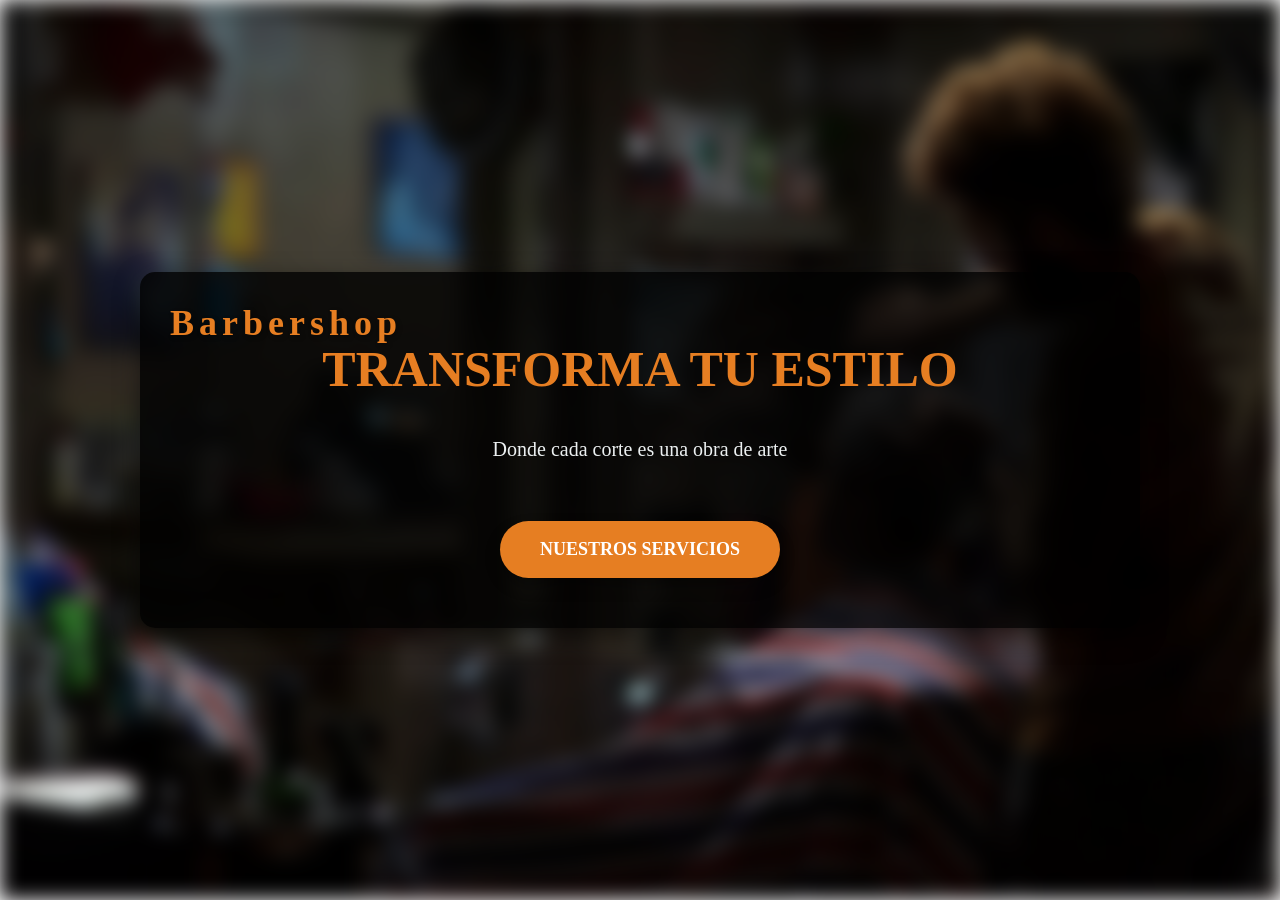
<file: Proyecto/ejemplo_Diseño_Pagina/diseño/portadah.html>
<!DOCTYPE html>
<html lang="es">
<head>
    <meta charset="UTF-8">
    <meta name="viewport" content="width=device-width, initial-scale=1.0"> <!-- Configura la vista para dispositivos móviles -->
    <link rel="icon" href="img/FotosGenerales/LogoBarberia.png" type="image/jpeg"> <!-- Ícono de la página -->
    <title>Bienvenido a la Barbería</title>
    <style>
                        /*Fuentes de letras exportadas*/
@font-face {
  font-family: 'Maxlock';
  src: url('maxlock/Maxlock.otf') format('truetype'),
       url('maxlock/Maxlock.otf') format('opentype');
}
@font-face {
  font-family: 'Blenda-script';
  src: url('blenda_script/Blenda\ Script.otf') format('truetype'),
       url('blenda_script/Blenda\ Script.otf') format('opentype');
}
        * {
            margin: 0;
            padding: 0;
            box-sizing: border-box;
            font-family:Georgia, 'Times New Roman', Times, serif;
        }

        /* Fondo de pantalla con imagen */
        body {
            height: 100vh;
            background: url('https://via.placeholder.com/1920x1080') no-repeat center center fixed; /* Cambia esta URL por la imagen de fondo que prefieras */
            background-size: cover;
            display: flex;
            justify-content: center;
            align-items: center;
            color: #fff;
            overflow: hidden;
            margin: 0;
        }

        /* Contenedor principal */
        .hero {
            text-align: center;
            position: relative;
            width: 90%;
            max-width: 1000px;
            padding: 50px 20px;
            background-color: rgba(0, 0, 0, 0.8);
            border-radius: 15px;
            box-shadow: 0 8px 25px rgba(0, 0, 0, 0.5);
            animation: slideIn 1.5s ease-out forwards;
        }

        /* Animación para el contenedor de bienvenida */
        @keyframes slideIn {
            from {
                transform: translateY(-50%);
                opacity: 0;
            }
            to {
                transform: translateY(0);
                opacity: 1;
            }
        }

        /* Título con animación de desvanecimiento */
        .hero h1 {
            font-size: 50px;
            color: #e67e22;
            font-weight: bold;
            text-transform: uppercase;
            margin-bottom: 40px;  /* Aquí se añade el margen inferior para separar del siguiente texto */
            opacity: 0;
            animation: fadeInTitle 2s ease-out forwards 0.3s;
        }

        /* Animación de fade in para el título */
        @keyframes fadeInTitle {
            to {
                opacity: 1;
            }
        }

        /* Subtítulo estilizado */
        .hero p {
            font-size: 20px;
            color: #ecf0f1;
            margin-bottom: 40px;
            opacity: 0;
            animation: fadeInText 2s ease-out forwards 1s;
        }

        /* Animación de fade in para el texto */
        @keyframes fadeInText {
            to {
                opacity: 1;
            }
        }

        /* Botón de llamada a la acción */
        .btn {
            display: inline-block;
            background-color: #e67e22;
            color: #fff;
            padding: 18px 40px;
            font-size: 18px;
            font-weight: bold;
            text-transform: uppercase;
            border-radius: 30px;
            border: none;
            cursor: pointer;
            text-decoration: none;
            transition: background-color 0.3s ease, transform 0.3s ease;
            box-shadow: 0 8px 15px rgba(0, 0, 0, 0.3);
            margin-top: 20px;
        }

        .btn:hover {
            background-color: #d35400;
            transform: translateY(-5px);
        }

        /* Imagen con efecto de zoom y desvanecimiento */
        .hero img {
            width: 100%;
            height: auto;
            border-radius: 15px;
            object-fit: cover;
            opacity: 0;
            animation: fadeInImage 2s ease-out forwards 1.5s;
            transform: scale(1);
            transition: transform 0.3s ease;
        }

        /* Animación para la imagen */
        @keyframes fadeInImage {
            to {
                opacity: 1;
            }
        }

        /* Efecto de zoom sobre la imagen cuando el cursor pasa sobre ella */
        .hero img:hover {
            transform: scale(1.1);
        }

        /* Logo con estilo retro y animación */
        .logo {
            position: absolute;
            top: 30px;
            left: 30px;
            font-size: 36px;
            font-weight: bold;
            color: #e67e22;
            letter-spacing: 5px;
            text-shadow: 2px 2px 5px rgba(0, 0, 0, 0.3);
            animation: slideInLogo 1s ease-out forwards;
        }

        /* Animación del logo */
        @keyframes slideInLogo {
            from {
                transform: translateX(-100%);
            }
            to {
                transform: translateX(0);
            }
        }

        /* Fondo animado de partículas */
        .particles {
            position: absolute;
            top: 0;
            left: 0;
            width: 100%;
            height: 100%;
            background: url('img/portadah/barberiaOscura.jpg') no-repeat center center fixed;
            background-size: cover;
            animation: particleEffect 10s ease-in-out infinite;
            filter: blur(10px);
            z-index: -1;
        }

        /* Efecto de partículas en movimiento */
        @keyframes particleEffect {
            0% {
                filter: blur(10px);
            }
            50% {
                filter: blur(5px);
            }
            100% {
                filter: blur(10px);
            }
        }

        /* Diseño adaptativo */
        @media screen and (max-width: 768px) {
            .hero h1 {
                font-size: 40px;
            }

            .hero p {
                font-size: 18px;
            }

            .btn {
                font-size: 16px;
                padding: 15px 30px;
            }

            .hero img {
                width: 90%;
                height: auto;
            }

            .logo {
                font-size: 28px;
            }
        }

        @media screen and (max-width: 480px) {
            .hero h1 {
                font-size: 30px;
            }

            .hero p {
                font-size: 16px;
            }

            .hero img {
                width: 100%;
            }

            .logo {
                font-size: 24px;
            }
        }
    </style>
</head>
<body>

    <!-- Fondo con efecto de partículas -->
    <div class="particles"></div>

    <!-- Contenedor principal -->
    <div class="hero">
        <div class="logo">Barbershop</div>
        <br>
        <h1>Transforma tu Estilo</h1>
        <p>Donde cada corte es una obra de arte</p>
        <a href="index.html" class="btn">Nuestros Servicios</a>
    </div>

</body>
</html>
</file>
